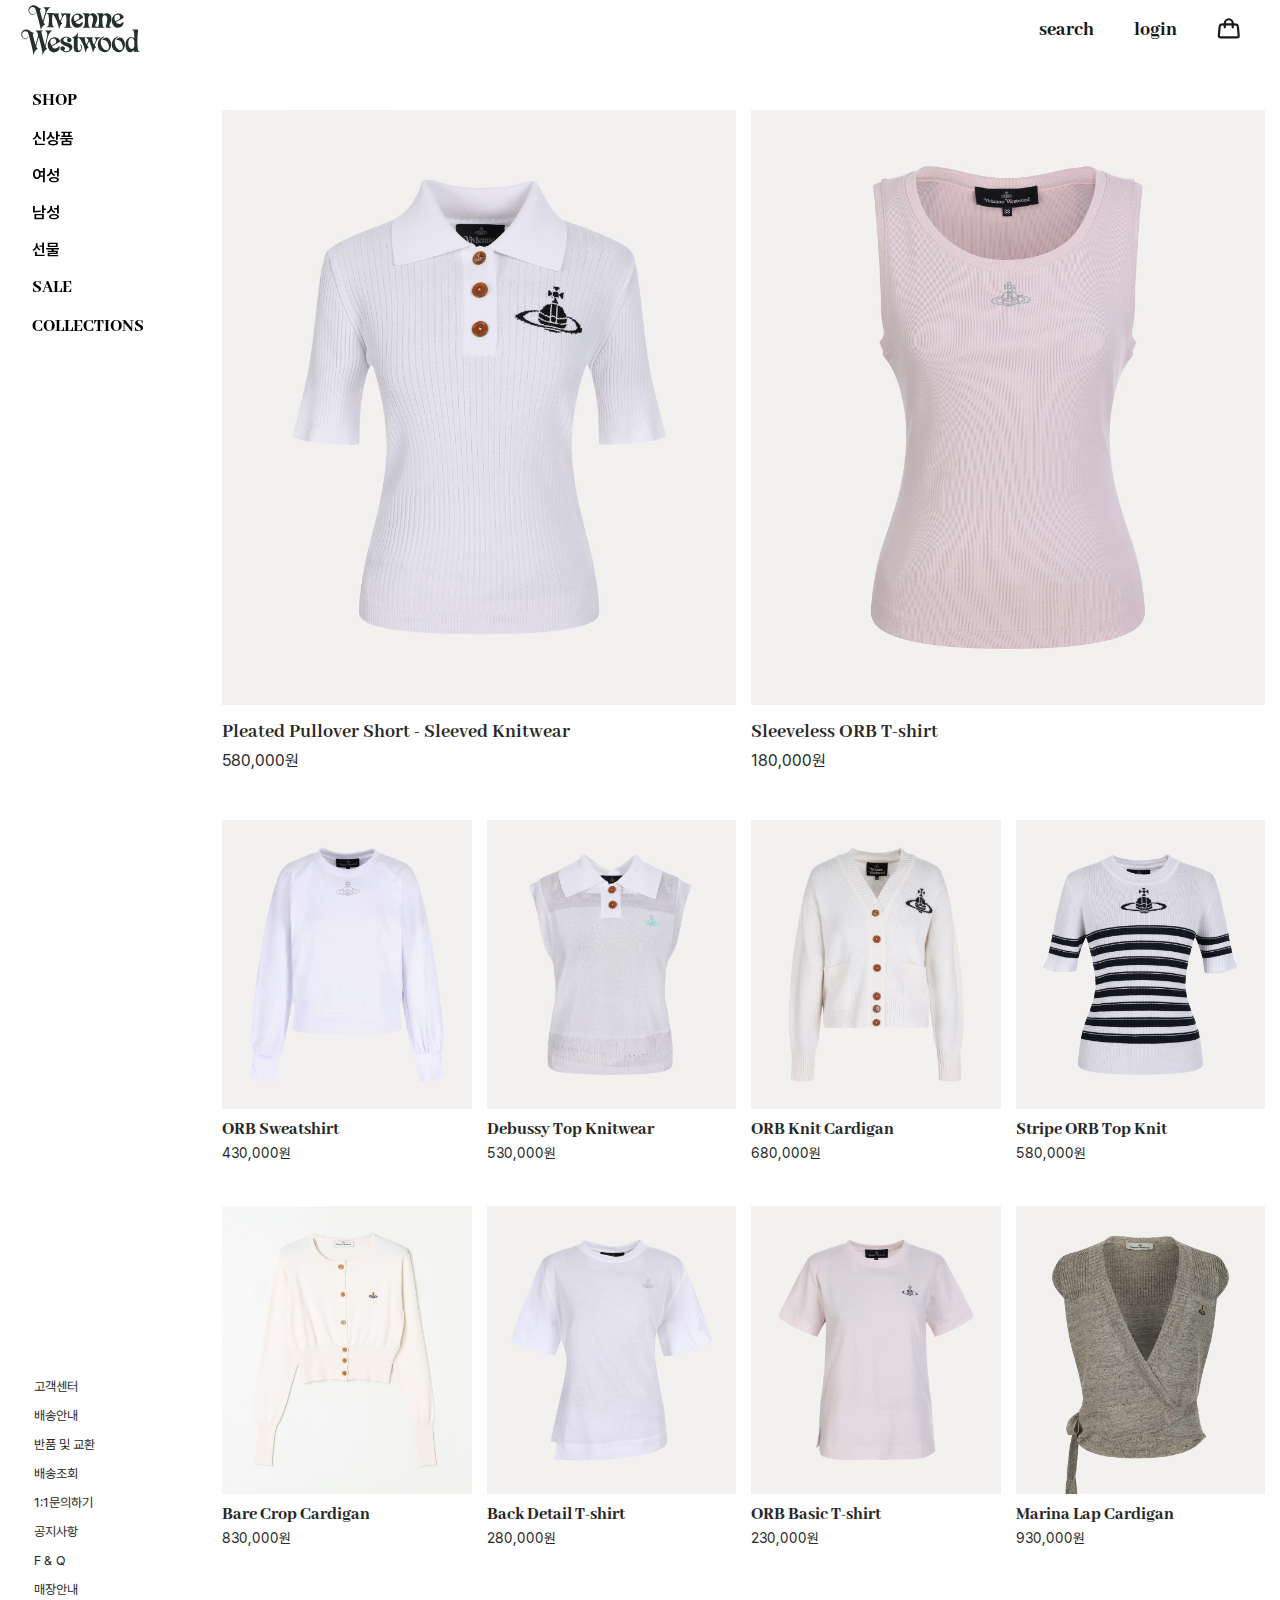
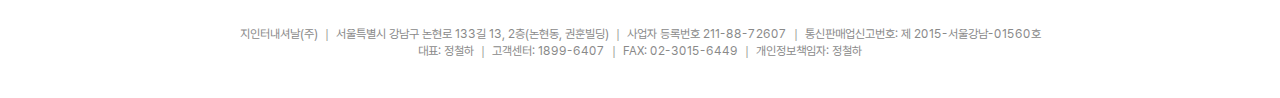
<file: list.html>
<!DOCTYPE html>
<html lang="ko">

<head>
  <meta charset="utf-8">
  <title>list</title>
  <meta name="viewport" content="width=device-width,initial-scale=1,minimum-scale=1,maximum-scale=1,user-scalable=no">
  <!-- favicon -->
  <link rel="shortcut icon" href="./favicon.ico" type="image/x-icon">
  <!-- open graph -->
  <meta property="og:title" content="VIVIENNE WESTWOOD">
  <meta property="og:description" content="VIVIENNE WESTWOOD는 영국과 프랑스의 전통 복식에 기반한 남성,여성 패션 및 악세서리를 선보이는 브랜드입니다.">
  <meta property="og:image" content="https://mgkim4517.github.io/vivienne-westwood/assets/images/og.png">
  <meta property="og:url" content="https://mgkim4517.github.io/vivienne-westwood">
  <!-- reset -->
  <link rel="stylesheet" href="./assets/styles/reset.css">
  <!-- fonts -->
  <link rel="stylesheet" href="./assets/styles/font.css">
  <!-- 공통된 style -->
  <link rel="stylesheet" href="./layout.css">
  <!-- 이 페이지만의 style -->
  <link rel="stylesheet" href="./list.css">
  <!-- 이 페이지만의 pc style -->
  <link rel="stylesheet" href="./list-pc.css">
  <!-- jq -->
  <script defer src="./list.js"></script>
  <script src="./assets/plugin-js/jquery-3.7.1.min.js"></script>
  <!-- 공통된 js -->
  <script defer src="./layout.js"></script>
</head>

<body>
  <!-- header -->
  <header>
    <div class="header-nav">
      <h1>
        <a href="./index.html"><img src="./assets/images/logo.svg" alt="logo"></a>
      </h1>
      <img src="./assets/images/X.svg" alt="close" class="close">
      <ul class="global-menu">
        <li>
          <a href="#"><img src="./assets/images/search.svg" alt="search" class="search"><span>search</span></a>
        </li>
        <li>
          <a href="#"><img src="./assets/images/user.svg" alt="user" class="user"><span>login</span></a>
        </li>
        <li>
          <a href="#"><img src="./assets/images/cart.svg" alt="cart" class="cart"></a>
        </li>
        <li>
          <a href="#"><img src="./assets/images/menu.svg" alt="menu" class="menu"></a>
        </li>
      </ul>
    </div>
  </header>

  <!-- 메인 -->
  <main>
    <!-- 메뉴 섹션 -->
    <div class="menu-container">
      <ul class="main-menu">
        <li><a href="./list.html">SHOP</a></li>
        <li><a href="./list.html">신상품</a></li>
        <li><a href="./list.html">여성</a></li>
        <li><a href="./list.html">남성</a></li>
        <li><a href="./list.html">선물</a></li>
        <li><a href="./list.html">SALE</a></li>
        <li><a href="./list.html">COLLECTIONS</a></li>
      </ul>
    </div>
    <!-- 상품 리스트 -->
    <section class="product-list">
      <!-- 메인 상품 리스트 -->
      <div class="main-products">
        <ul>
          <li>
            <a href="./sub.html">
              <img src="./assets/images/clothes1-1.jpg" alt="Pleated Pullover Short - Sleeved Knitwear"
                class="knitwear1">
              <img src="./assets/images/clothes1-5.jpg" alt="Pleated Pullover Short - Sleeved Knitwear"
                class="knitwear2">
            </a>
            <h3><a href="./sub.html">Pleated Pullover Short - Sleeved Knitwear</a></h3>
            <p><a href="./sub.html">580,000원</a></p>
          </li>
          <li>
            <a href="./sub1.html">
              <img src="./assets/images/clothes2-1.jpg" alt="Sleeveless ORB T-shirt" class="t-shirt1">
              <img src="./assets/images/clothes2-5.jpg" alt="Sleeveless ORB T-shirt" class="t-shirt2">
            </a>
            <h3><a href="./sub1.html">Sleeveless ORB T-shirt</a></h3>
            <p><a href="./sub1.html">180,000원</a></p>
          </li>
        </ul>
      </div>

      <!-- 서브 상품 리스트 -->
      <div class="sub-products">
        <ul>
          <li></li>
          <li></li>
          <li></li>
          <li></li>
          <li></li>
          <li></li>
          <li></li>
          <li></li>
        </ul>
      </div>
    </section>
  </main>

  <!-- footer -->
  <footer>
    <ul class="sub-menu">
      <li><a href="#">고객센터</a></li>
      <li><a href="#">배송안내</a></li>
      <li><a href="#">반품 및 교환</a></li>
      <li><a href="#">배송조회</a></li>
      <li><a href="#">1:1문의하기</a></li>
      <li><a href="#">공지사항</a></li>
      <li><a href="#">F & Q</a></li>
      <li><a href="#">매장안내</a></li>
    </ul>
    <address>
      <p>지인터내셔날(주) ｜ 서울특별시 강남구 논현로 133길 13, 2층(논현동, 권훈빌딩) ｜ 사업자 등록번호 211-88-72607 ｜ 통신판매업신고번호: 제 2015-서울강남-01560호</p>
      <p>대표: 정철하 ｜ 고객센터: 1899-6407 ｜ FAX: 02-3015-6449 ｜ 개인정보책임자: 정철하</p>
    </address>
  </footer>

  <script>
  </script>
</body>

</html>
</file>
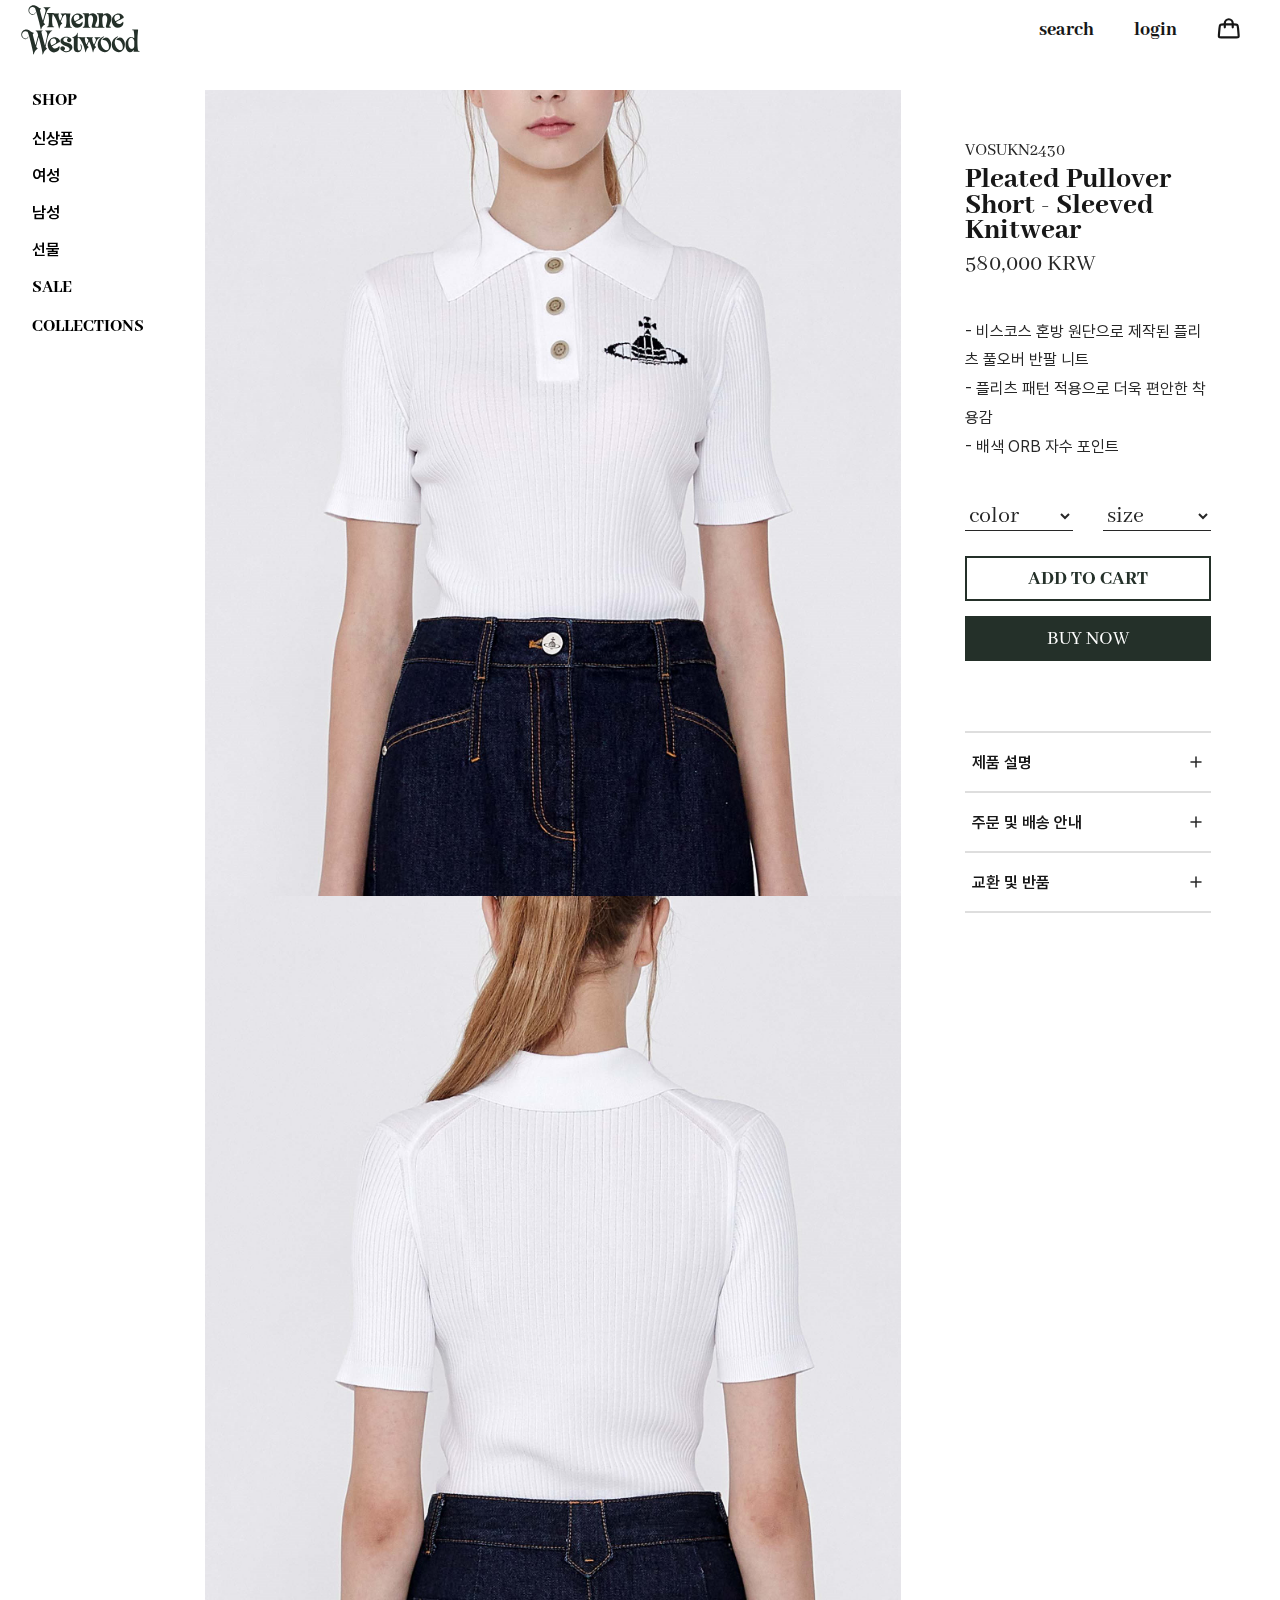
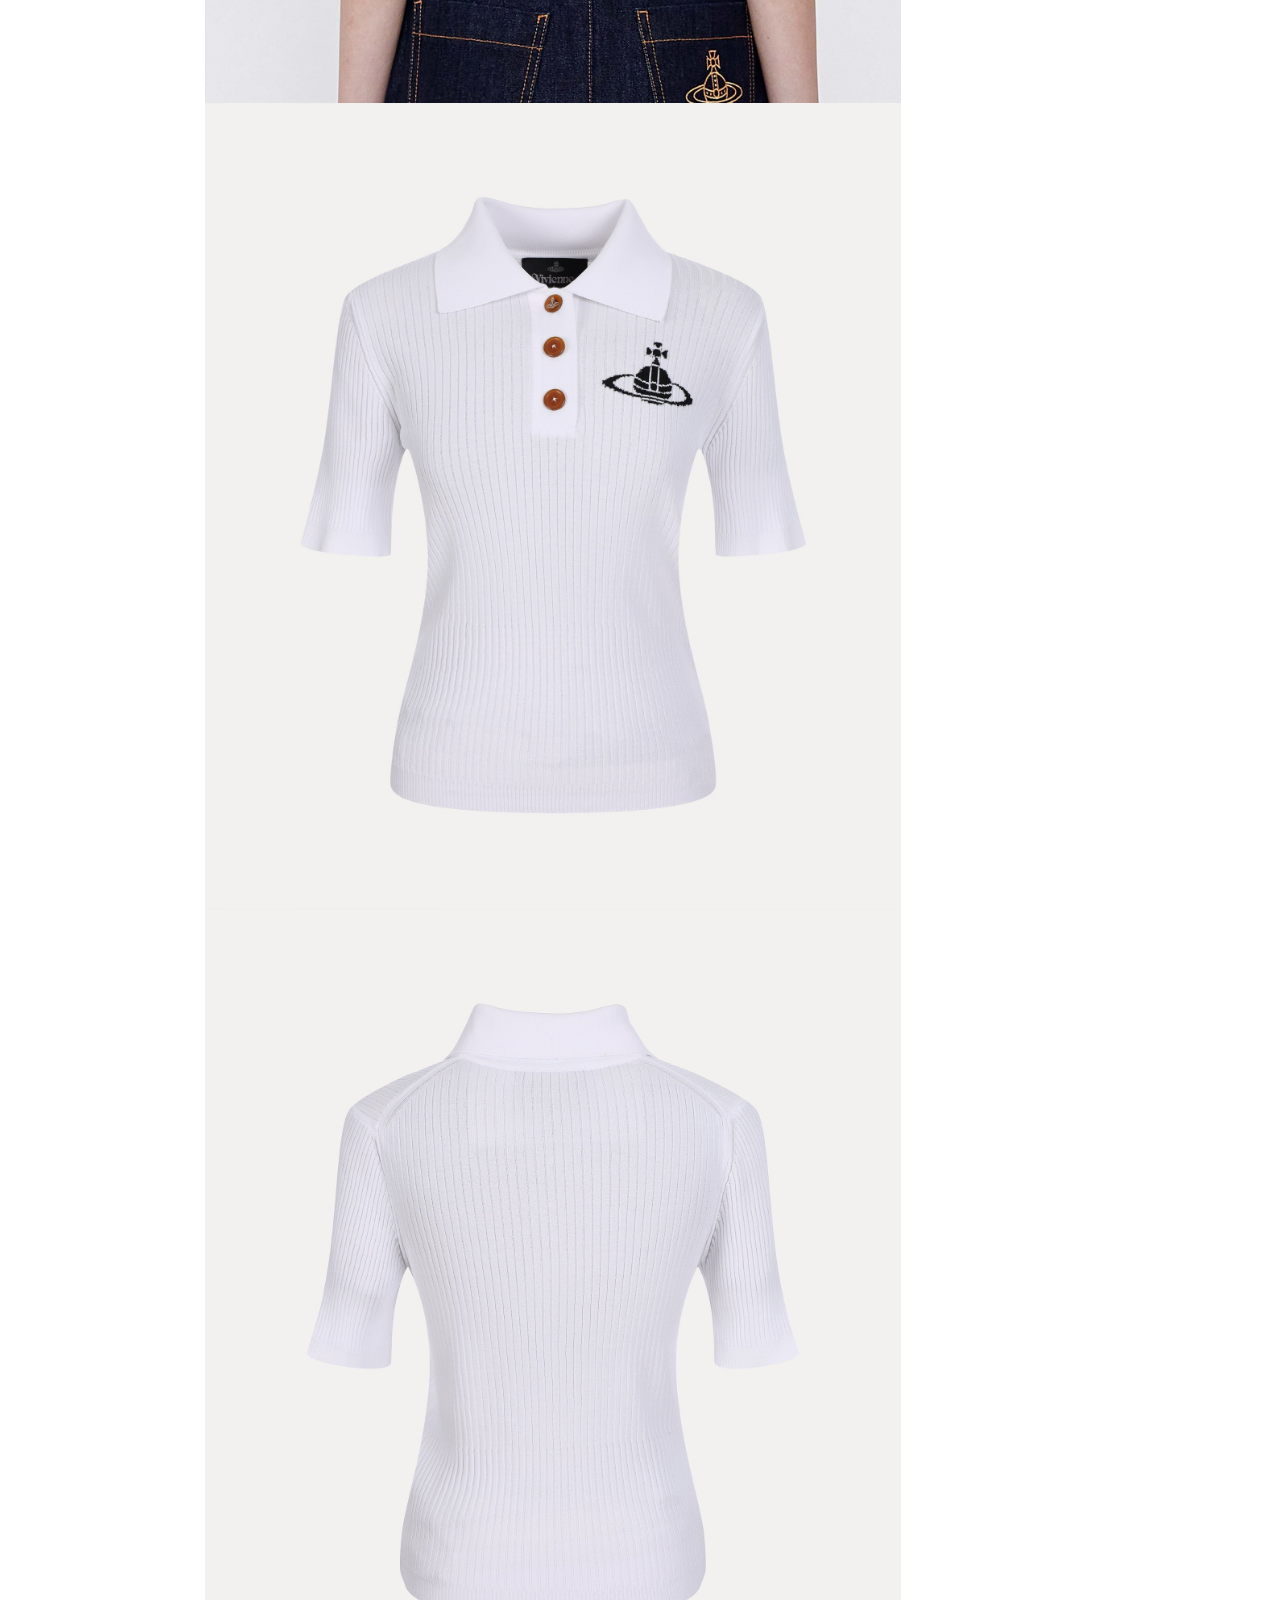
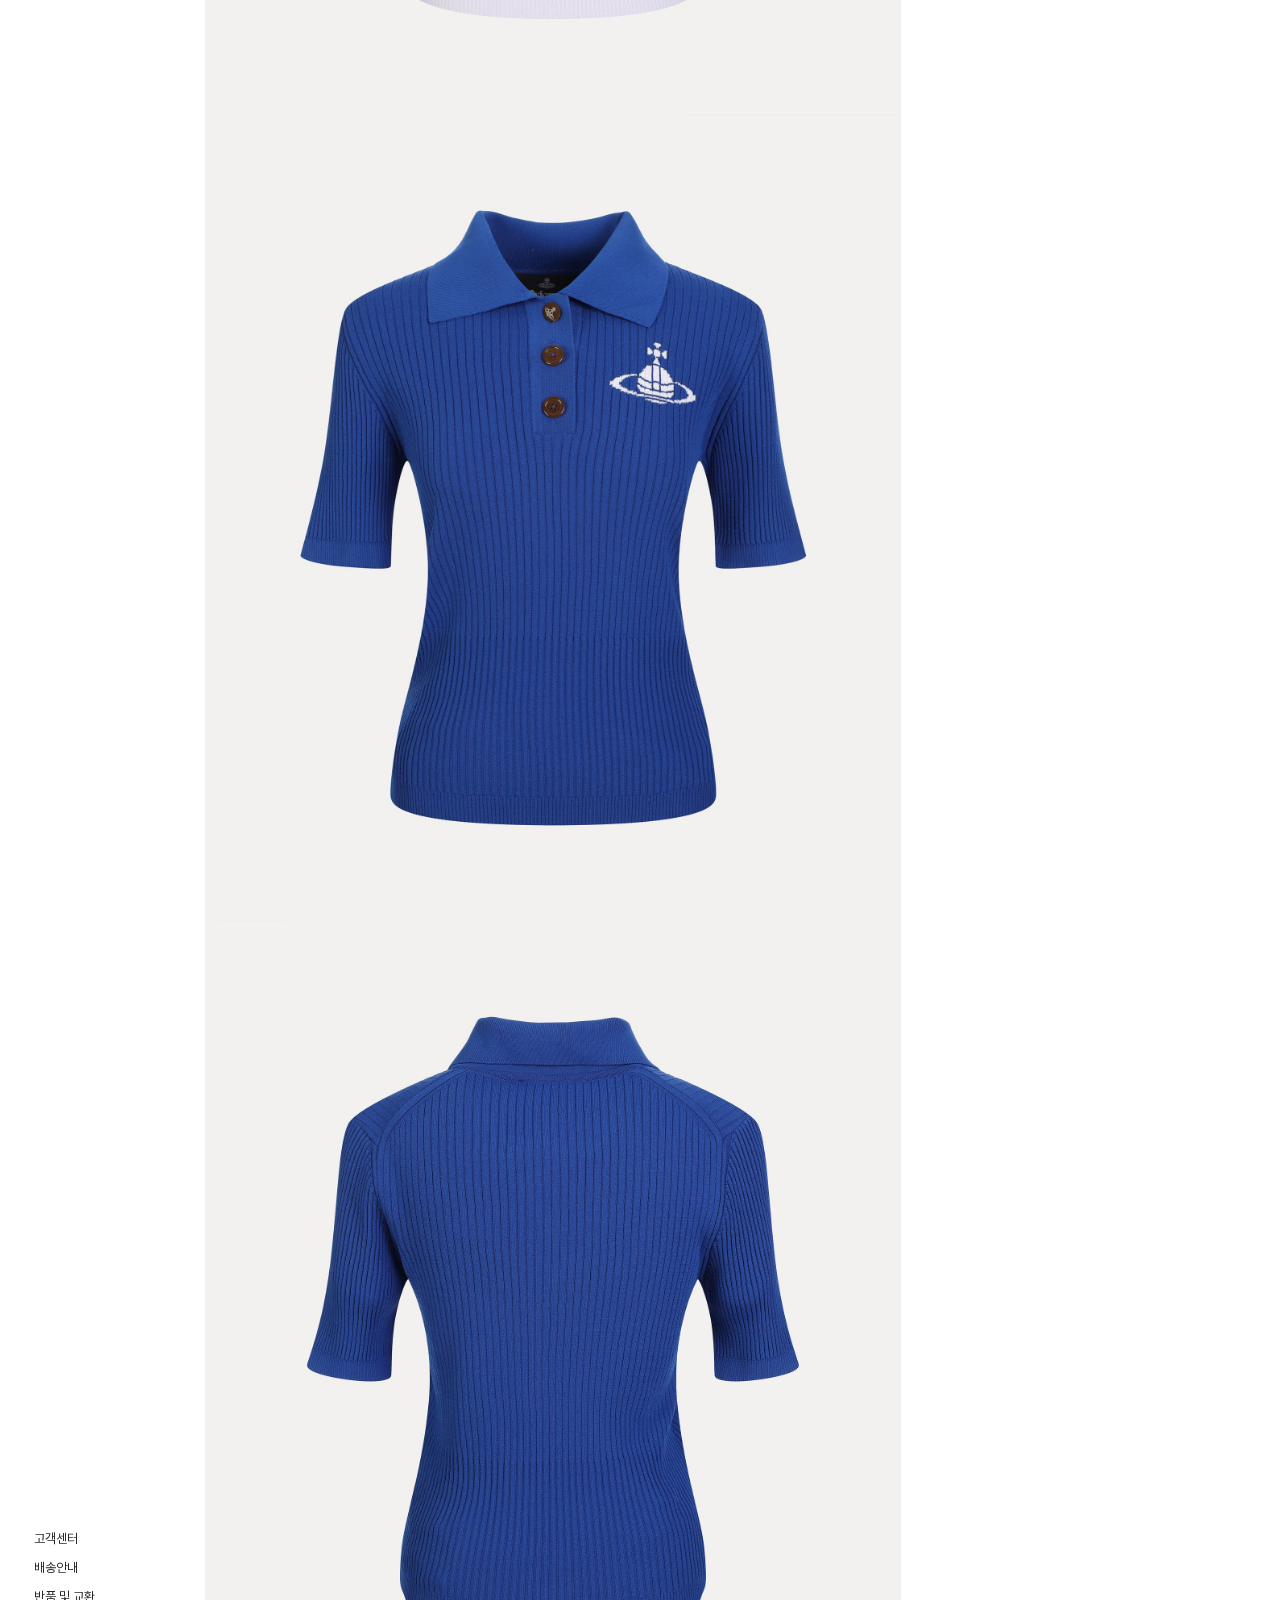
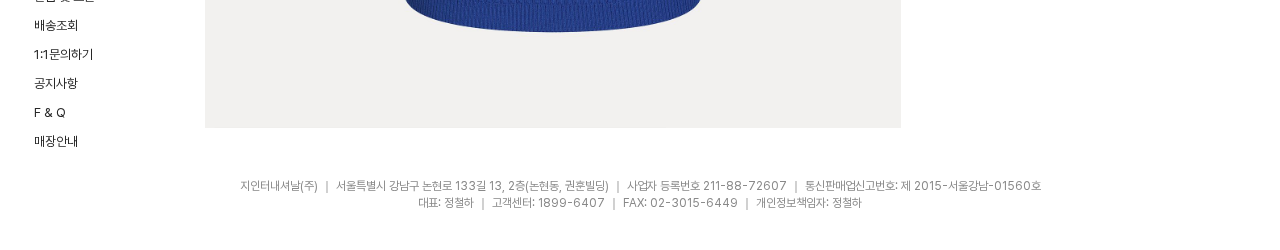
<file: sub.html>
<!DOCTYPE html>
<html lang="ko">

<head>
  <meta charset="utf-8">
  <title>Pleated Pullover Short - Sleeved Knitwear</title>
  <meta name="viewport" content="width=device-width,initial-scale=1,minimum-scale=1,maximum-scale=1,user-scalable=no">
  <!-- favicon -->
  <link rel="shortcut icon" href="./favicon.ico" type="image/x-icon">
  <!-- open graph -->
  <meta property="og:title" content="VIVIENNE WESTWOOD">
  <meta property="og:description" content="VIVIENNE WESTWOOD는 영국과 프랑스의 전통 복식에 기반한 남성,여성 패션 및 악세서리를 선보이는 브랜드입니다.">
  <meta property="og:image" content="https://mgkim4517.github.io/vivienne-westwood/assets/images/og.png">
  <meta property="og:url" content="https://mgkim4517.github.io/vivienne-westwood">
  <!-- reset -->
  <link rel="stylesheet" href="./assets/styles/reset.css">
  <!-- fonts -->
  <link rel="stylesheet" href="./assets/styles/font.css">
  <!-- plugIn style -->
  <link rel="stylesheet" href="./assets/plugin-css/swiper-bundle.min.css">
  <!-- 공통된 style -->
  <link rel="stylesheet" href="./layout.css">
  <!-- 이 페이지만의 style -->
  <link rel="stylesheet" href="./sub.css">
  <!-- 이 페이지만의 pc style -->
  <link rel="stylesheet" href="./sub-pc.css">
  <!-- jq -->
  <script src="assets/plugin-js/jquery-3.7.1.min.js"></script>
  <script defer src="./sub.js"></script>
  <!-- plugIn js -->
  <script src="assets/plugin-js/swiper-bundle.min.js"></script>
  <!-- 공통된 js -->
  <script defer src="./layout.js"></script>
</head>

<body>
  <!-- header -->
  <header>
    <div class="header-nav">
      <h1>
        <a href="index.html"><img src="./assets/images/logo.svg" alt="logo"></a>
      </h1>
      <img src="./assets/images/X.svg" alt="close" class="close">
      <ul class="global-menu">
        <li>
          <a href="#"><img src="./assets/images/search.svg" alt="search" class="search"><span>search</span></a>
        </li>
        <li>
          <a href="#"><img src="./assets/images/user.svg" alt="user" class="user"><span>login</span></a>
        </li>
        <li>
          <a href="#"><img src="./assets/images/cart.svg" alt="cart" class="cart"></a>
        </li>
        <li>
          <a href="#"><img src="./assets/images/menu.svg" alt="menu" class="menu"></a>
        </li>
      </ul>
    </div>
  </header>

  <!-- 메인 -->
  <main>
    <!-- 메뉴 섹션 -->
    <div class="menu-container">
      <ul class="main-menu">
        <li><a href="./list.html">SHOP</a></li>
        <li><a href="./list.html">신상품</a></li>
        <li><a href="./list.html">여성</a></li>
        <li><a href="./list.html">남성</a></li>
        <li><a href="./list.html">선물</a></li>
        <li><a href="./list.html">SALE</a></li>
        <li><a href="./list.html">COLLECTIONS</a></li>
      </ul>
    </div>

    <!-- 상품 이미지 -->
    <div class="mobile-product-swiper">
      <div class="product-container imgSwiper">
        <ul class="swiper-wrapper">
          <li class="swiper-slide"><img src="./assets/images/clothes1-5.jpg" alt="분홍색 옷 앞면 피팅"></li>
          <li class="swiper-slide"><img src="./assets/images/clothes1-6.jpg" alt="분홍색 옷 뒷면 피팅"></li>
          <li class="swiper-slide"><img src="./assets/images/clothes1-1.jpg" alt="분홍색 옷 앞면"></li>
          <li class="swiper-slide"><img src="./assets/images/clothes1-2.jpg" alt="분홍색 옷 뒷면"></li>
          <li class="swiper-slide"><img src="./assets/images/clothes1-3.jpg" alt="파란색 옷 앞면"></li>
          <li class="swiper-slide"><img src="./assets/images/clothes1-4.jpg" alt="파란색 옷 뒷면"></li>
        </ul>
        <div class="swiper-paggination"></div>
      </div>
    </div>
    <div class="pc-product-container">
      <ul class="img-wrapper">
        <li><img src="./assets/images/clothes1-5.jpg" alt="분홍색 옷 앞면 피팅"></li>
        <li><img src="./assets/images/clothes1-6.jpg" alt="분홍색 옷 뒷면 피팅"></li>
        <li><img src="./assets/images/clothes1-1.jpg" alt="분홍색 옷 앞면"></li>
        <li><img src="./assets/images/clothes1-2.jpg" alt="분홍색 옷 뒷면"></li>
        <li><img src="./assets/images/clothes1-3.jpg" alt="파란색 옷 앞면"></li>
        <li><img src="./assets/images/clothes1-4.jpg" alt="파란색 옷 뒷면"></li>
      </ul>
    </div>

    <!-- 구매 영역 -->
    <section class="order-container">
      <div class="order-box">
        <p class="clothe-num">VOSUKN2430</p>
        <h2 class="product-name">Pleated Pullover Short - Sleeved Knitwear</h2>
        <p class="price">580,000 KRW</p>
        <div class="product-info-box">
          <p>- 비스코스 혼방 원단으로 제작된 플리츠 풀오버 반팔 니트</p>
          <p>- 플리츠 패턴 적용으로 더욱 편안한 착용감</p>
          <p>- 배색 ORB 자수 포인트</p>
        </div>
        <div class="drop-menu">
          <select name="color" class="drop-color">
            <option value="">color</option>
            <option value="" disabled>---------</option>
            <option value="white">white</option>
            <option value="blue">blue</option>
          </select>
          <select name="size" class="drop-size">
            <option value="size">size</option>
            <option value="" disabled>---------</option>
            <option value="pink">XS</option>
            <option value="blue">0S</option>
          </select>
        </div> 
        <button class="add-btn btn">add to cart</button>
        <button class="buy-btn btn">buy now</button>

        <ul class="info-box toggle-btn">
          <li class="info-toggle">
            <h2>제품 설명</h2>
            <p class="test-btn">버튼</p>
          </li>
          <li class="toggle-contents">
            <p class="made-in">원산지: 대한민국</p>
            <p>소재: 80% Viscose, 20% Nylon</p>
            <p>사이즈: XS, 0S</p>
            <p>- 실측 (단위 cm)</p>
            <p>(XS) - 어깨너비 33 x 가슴너비 36 x 밑단너비 27 x 소매길이 22 x 총장 53</p>
            <p>(0S) - 어깨너비 35 x 가슴너비 38 x 밑단너비 28 x 소매길이 23 x 총장 54</p>
          </li>
        </ul>
        <ul class="delivery-box toggle-btn">
          <li class="info-toggle">
            <h2>주문 및 배송 안내</h2>
            <p class="test-btn">버튼</p>
          </li>
          <li class="toggle-contents">
            <p>- 결제일 다음 날부터 3일 이내 발송 (토, 일, 공휴일 제외)</p>
            <p>- 모든 주문건은 쇼핑백을 동봉, 선물 포장 요청 시 리본 및 박스를 제공합니다. (시계류 제외)</p>
            <p>- 상품 재고 상황에 따라 배송 기일이 다소 지연될 수도 있습니다.</p>
            <p>- 본 상품은 오프라인 매장과 동시 판매되고 있어 주문 결제 완료 후 상품 준비 도중 매장에서 판매 완료될 경우 발송 지연 또는 품절이 될 수 있사오니 이점 양해 바랍니다.</p>
            <p>- 고객이 주문(교환 요청)한 상품이 품절 등의 사유로 인도 또는 제공할 수 없을 때에는 지체 없이 그 사유를 고객에게 통지하고, 3일 이내(토, 일, 공휴일 제외)에 환불 등의 필요한 조치를 취하겠습니다.</p>
            <p>- 주문 및 배송 안내에 대한 정보는 <a href="#">여기</a>를 클릭하세요</p>
          </li>
        </ul>
        <ul class="return-box toggle-btn">
          <li class="info-toggle">
            <h2>교환 및 반품</h2>
            <p class="test-btn">버튼</p>
          </li>
          <li class="toggle-contents">
            <p>교환/반품 기간은 상품 수령 후 7일까지 신청 가능</p>
            <p>교환/반품 신청은 마이페이지 &gt; 주문 &gt; 배송 조회에서 신청</p>
            <p>교환 및 반품에 대한 신청 및 정보는 <a href="#">여기</a>를 클릭하세요</p>
          </li>
        </ul>
      </div>
    </section>
  </main>

  <!-- footer -->
  <footer>
    <ul class="sub-menu">
      <li><a href="#">고객센터</a></li>
      <li><a href="#">배송안내</a></li>
      <li><a href="#">반품 및 교환</a></li>
      <li><a href="#">배송조회</a></li>
      <li><a href="#">1:1문의하기</a></li>
      <li><a href="#">공지사항</a></li>
      <li><a href="#">F & Q</a></li>
      <li><a href="#">매장안내</a></li>
    </ul>
    <address>
      <p>지인터내셔날(주) ｜ 서울특별시 강남구 논현로 133길 13, 2층(논현동, 권훈빌딩) ｜ 사업자 등록번호 211-88-72607 ｜ 통신판매업신고번호: 제 2015-서울강남-01560호</p>
      <p>대표: 정철하 ｜ 고객센터: 1899-6407 ｜ FAX: 02-3015-6449 ｜ 개인정보책임자: 정철하</p>
    </address>
  </footer>
</body>

</html>
</file>
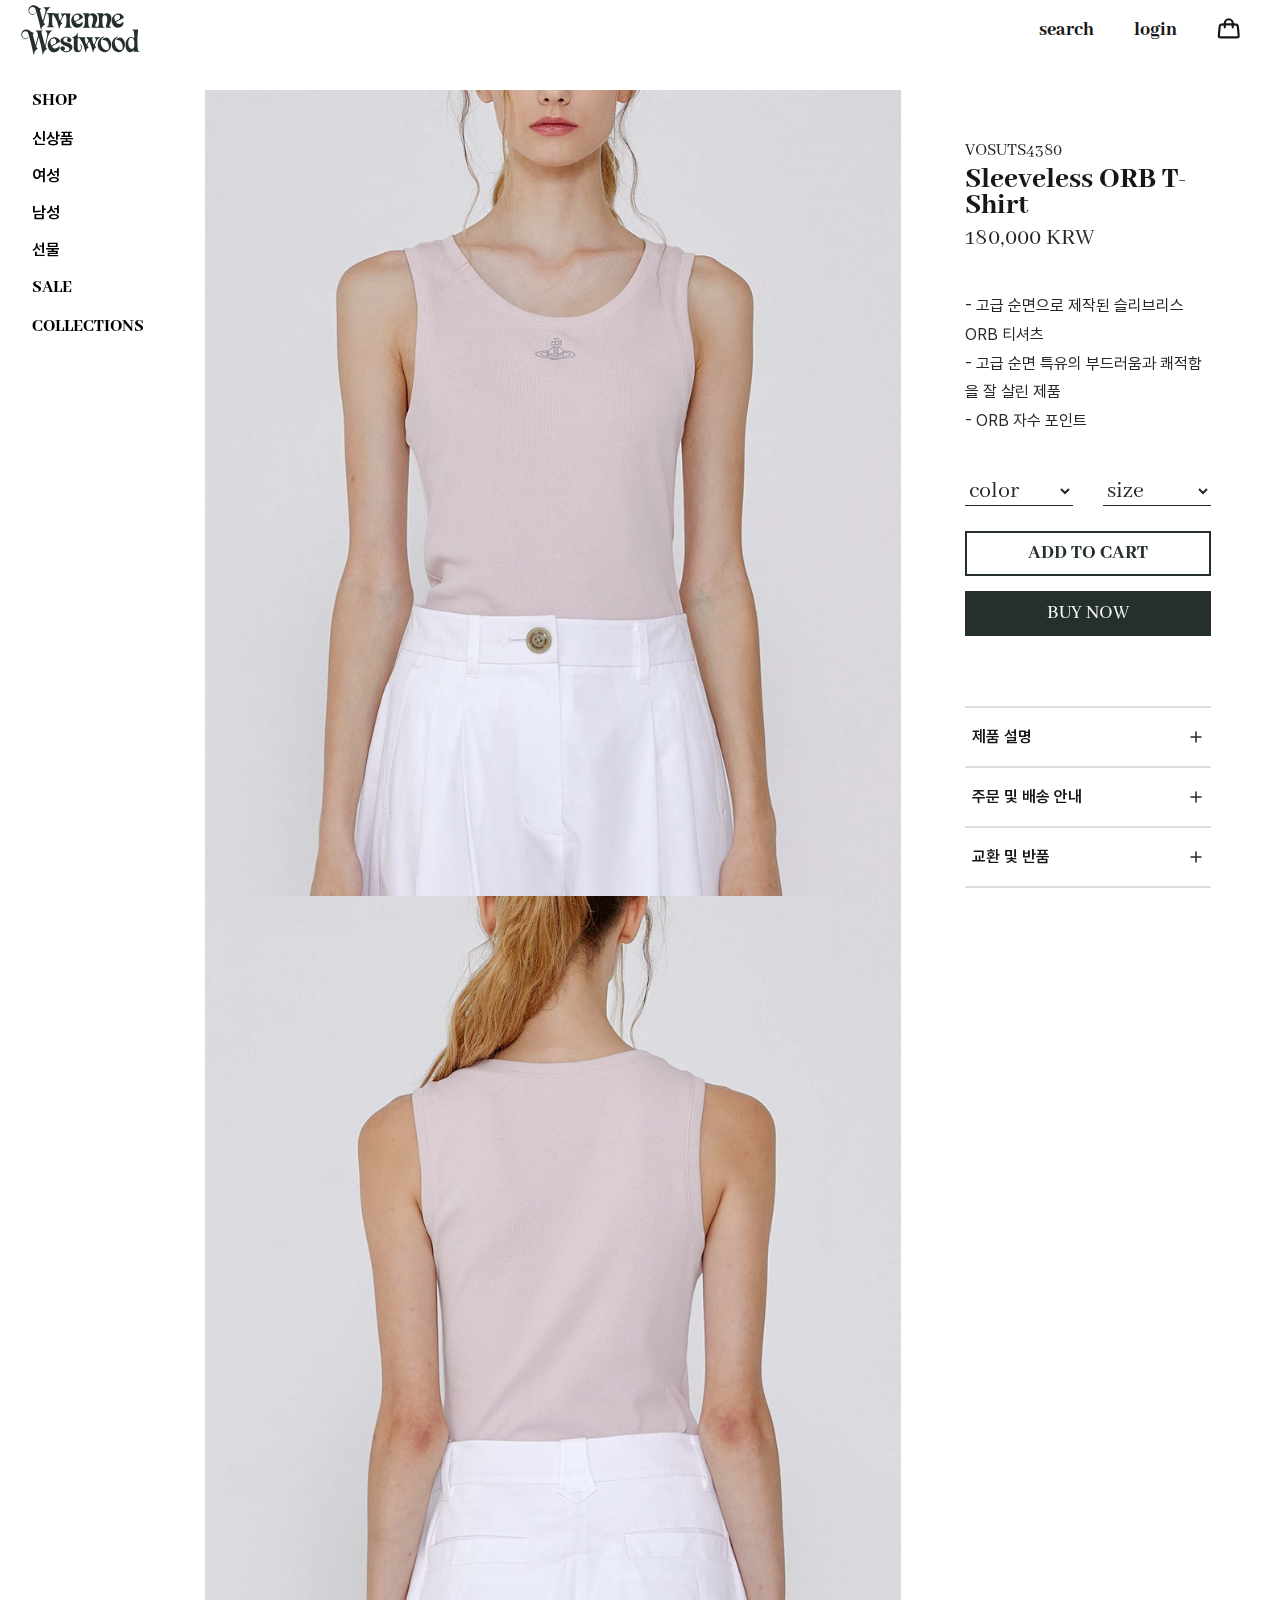
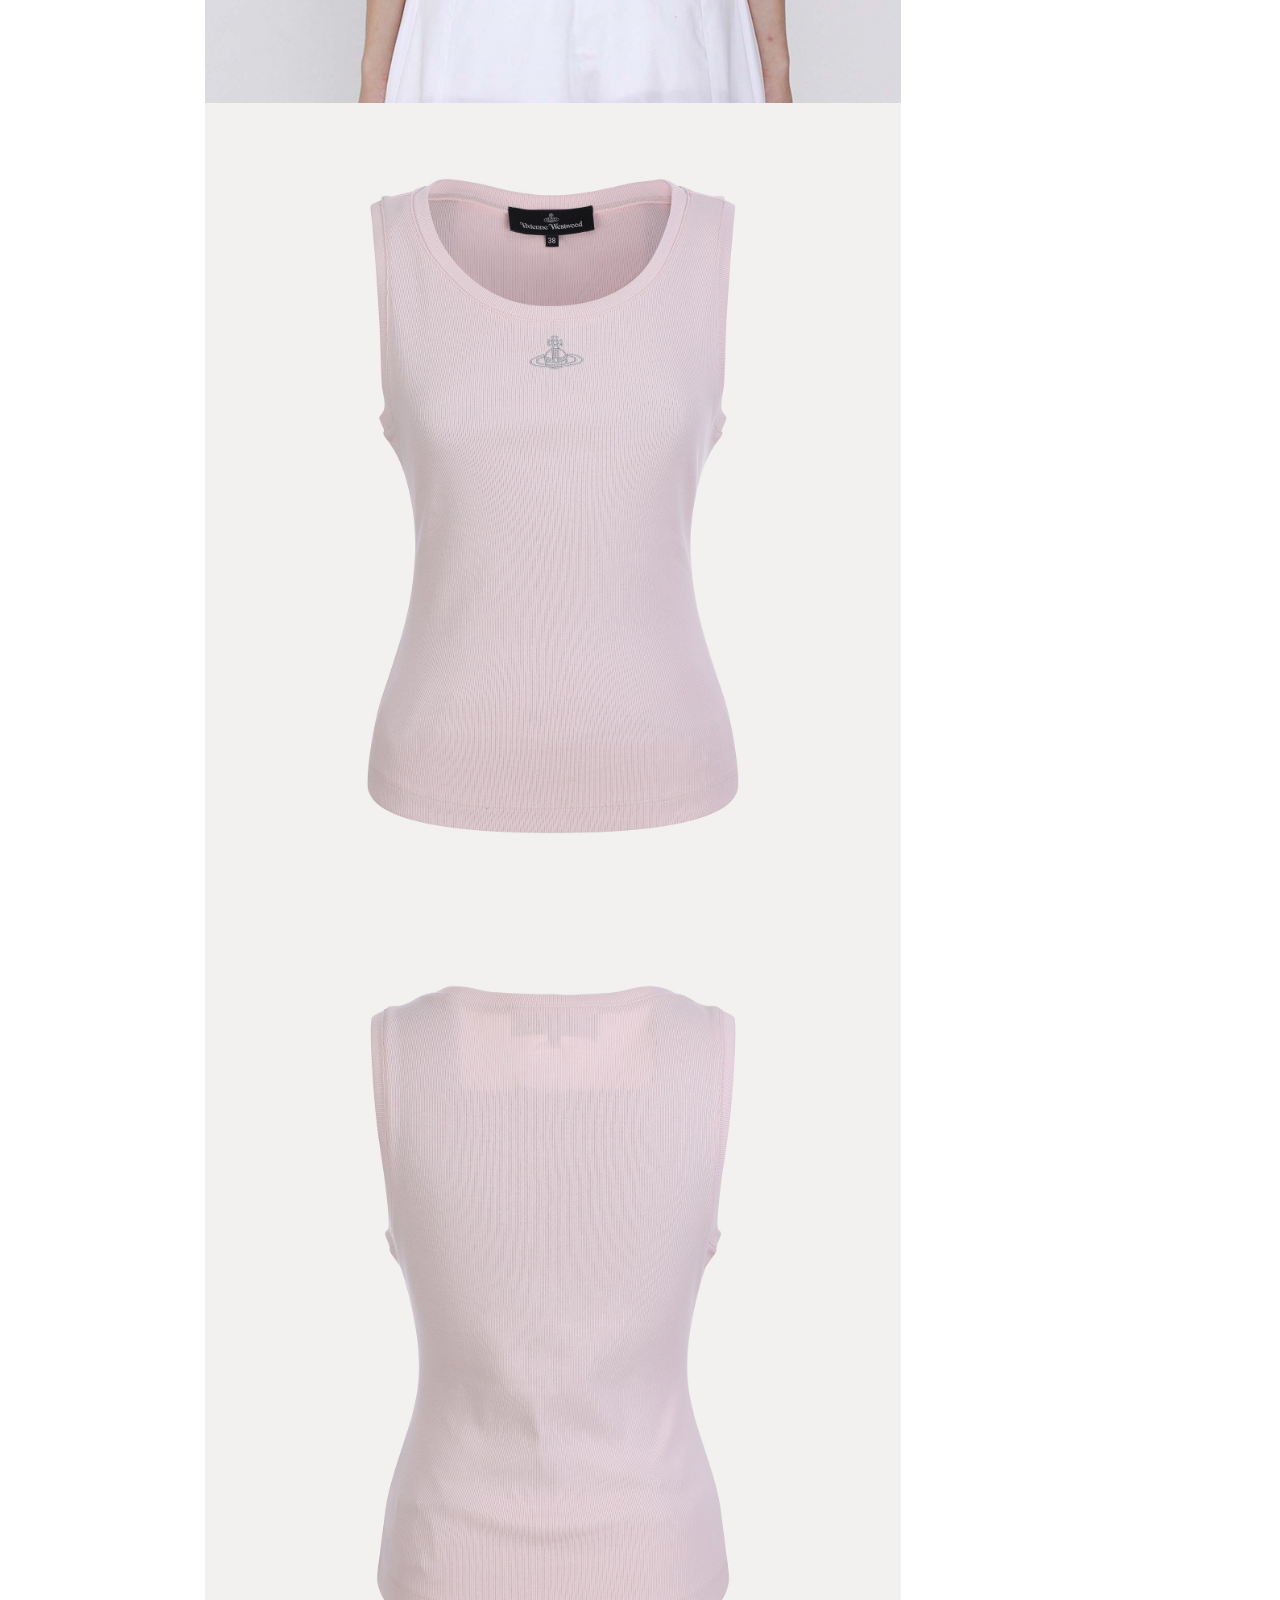
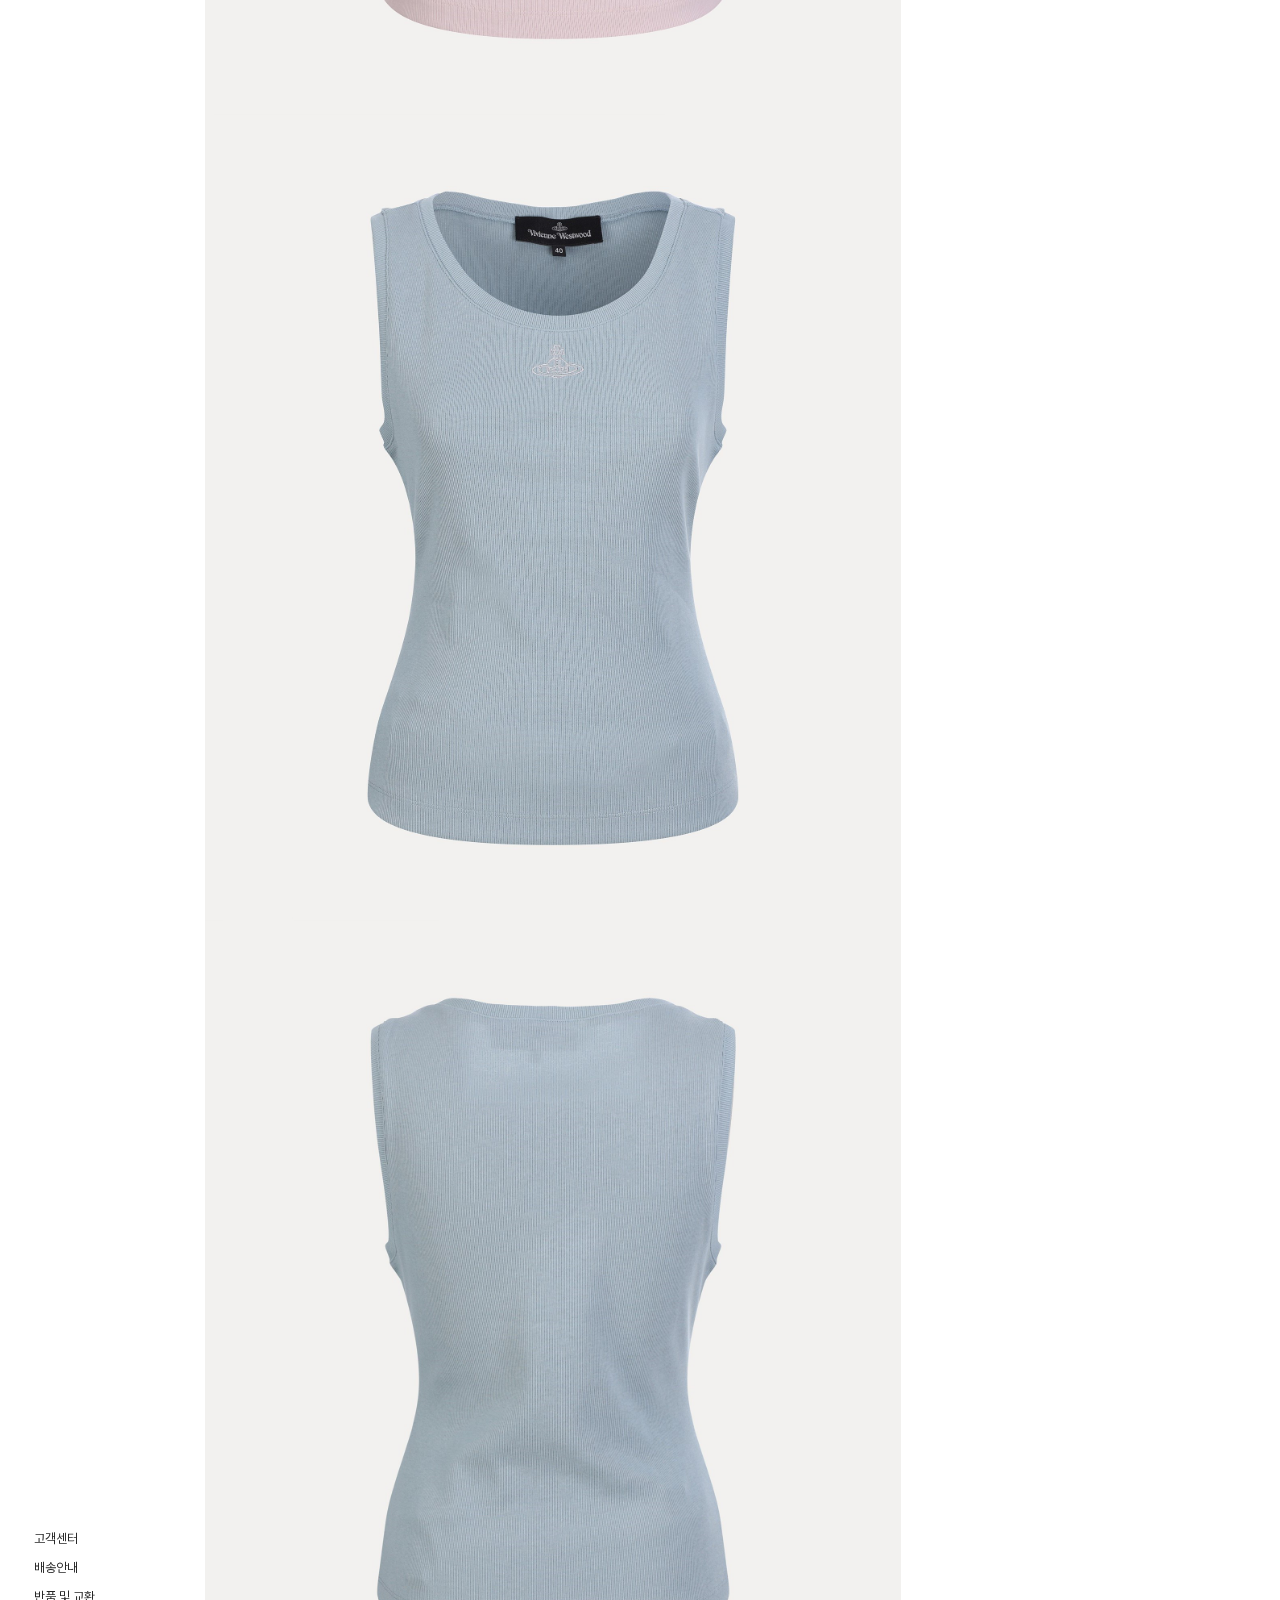
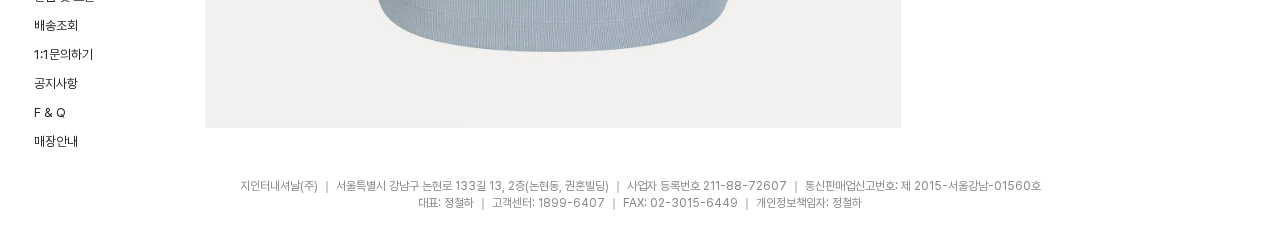
<file: sub1.html>
<!DOCTYPE html>
<html lang="ko">

<head>
  <meta charset="utf-8">
  <title>Sleeveless ORB T-Shirt</title>
  <meta name="viewport" content="width=device-width,initial-scale=1,minimum-scale=1,maximum-scale=1,user-scalable=no">
  <!-- favicon -->
  <link rel="shortcut icon" href="./favicon.ico" type="image/x-icon">
  <!-- open graph -->
  <meta property="og:title" content="VIVIENNE WESTWOOD">
  <meta property="og:description" content="VIVIENNE WESTWOOD는 영국과 프랑스의 전통 복식에 기반한 남성,여성 패션 및 악세서리를 선보이는 브랜드입니다.">
  <meta property="og:image" content="https://mgkim4517.github.io/vivienne-westwood/assets/images/og.png">
  <meta property="og:url" content="https://mgkim4517.github.io/vivienne-westwood">
  <!-- reset -->
  <link rel="stylesheet" href="./assets/styles/reset.css">
  <!-- fonts -->
  <link rel="stylesheet" href="./assets/styles/font.css">
  <!-- plugIn style -->
  <link rel="stylesheet" href="./assets/plugin-css/swiper-bundle.min.css">
  <!-- 공통된 style -->
  <link rel="stylesheet" href="./layout.css">
  <!-- 이 페이지만의 style -->
  <link rel="stylesheet" href="./sub1.css">
  <!-- 이 페이지만의 pc style -->
  <link rel="stylesheet" href="./sub1-pc.css">
  <!-- jq -->
  <script src="./assets/plugin-js/jquery-3.7.1.min.js"></script>
  <script src="./assets/plugin-js/swiper-bundle.min.js"></script>
  <!-- plugIn js -->
  <script defer src="./sub1.js"></script>
  <!-- 공통된 js -->
  <script defer src="./layout.js"></script>
</head>

<body>
  <!-- header -->
  <header>
    <div class="header-nav">
      <h1>
        <a href="index.html"><img src="./assets/images/logo.svg" alt="logo"></a>
      </h1>
      <img src="./assets/images/X.svg" alt="close" class="close">
      <ul class="global-menu">
        <li>
          <a href="#"><img src="./assets/images/search.svg" alt="search" class="search"><span>search</span></a>
        </li>
        <li>
          <a href="#"><img src="./assets/images/user.svg" alt="user" class="user"><span>login</span></a>
        </li>
        <li>
          <a href="#"><img src="./assets/images/cart.svg" alt="cart" class="cart"></a>
        </li>
        <li>
          <a href="#"><img src="./assets/images/menu.svg" alt="menu" class="menu"></a>
        </li>
      </ul>
    </div>
  </header>

  <!-- 메인 -->
  <main>
    <!-- 메뉴 섹션 -->
    <div class="menu-container">
      <ul class="main-menu">
        <li><a href="./list.html">SHOP</a></li>
        <li><a href="./list.html">신상품</a></li>
        <li><a href="./list.html">여성</a></li>
        <li><a href="./list.html">남성</a></li>
        <li><a href="./list.html">선물</a></li>
        <li><a href="./list.html">SALE</a></li>
        <li><a href="./list.html">COLLECTIONS</a></li>
      </ul>
    </div>

    <!-- 상품 이미지 -->
    <div class="mobile-product-swiper">
      <div class="product-container imgSwiper">
        <ul class="swiper-wrapper">
          <li class="swiper-slide"><img src="./assets/images/clothes2-5.jpg" alt="분홍색 옷 앞면 피팅"></li>
          <li class="swiper-slide"><img src="./assets/images/clothes2-6.jpg" alt="분홍색 옷 뒷면 피팅"></li>
          <li class="swiper-slide"><img src="./assets/images/clothes2-1.jpg" alt="분홍색 옷 앞면"></li>
          <li class="swiper-slide"><img src="./assets/images/clothes2-2.jpg" alt="분홍색 옷 뒷면"></li>
          <li class="swiper-slide"><img src="./assets/images/clothes2-3.jpg" alt="파란색 옷 앞면"></li>
          <li class="swiper-slide"><img src="./assets/images/clothes2-4.jpg" alt="파란색 옷 뒷면"></li>
        </ul>
        <div class="swiper-paggination"></div>
      </div>
    </div>
    <div class="pc-product-container">
      <ul class="img-wrapper">
        <li><img src="./assets/images/clothes2-5.jpg" alt="분홍색 옷 앞면 피팅"></li>
        <li><img src="./assets/images/clothes2-6.jpg" alt="분홍색 옷 뒷면 피팅"></li>
        <li><img src="./assets/images/clothes2-1.jpg" alt="분홍색 옷 앞면"></li>
        <li><img src="./assets/images/clothes2-2.jpg" alt="분홍색 옷 뒷면"></li>
        <li><img src="./assets/images/clothes2-3.jpg" alt="파란색 옷 앞면"></li>
        <li><img src="./assets/images/clothes2-4.jpg" alt="파란색 옷 뒷면"></li>
      </ul>
    </div>

    <!-- 구매 영역 -->
    <section class="order-container">
      <div class="order-box">
        <p class="clothe-num">VOSUTS4380</p>
        <h2 class="product-name">Sleeveless ORB T-Shirt</h2>
        <p class="price">180,000 KRW</p>
        <div class="product-info-box">
          <p>- 고급 순면으로 제작된 슬리브리스 ORB 티셔츠</p>
          <p>- 고급 순면 특유의 부드러움과 쾌적함을 잘 살린 제품</p>
          <p>- ORB 자수 포인트</p>
        </div>
        <div class="drop-menu">
          <select name="color" class="drop-color">
            <option value="">color</option>
            <option value="" disabled>---------</option>
            <option value="pink">pink</option>
            <option value="blue">blue</option>
          </select>
          <select name="size" class="drop-size">
            <option value="size">size</option>
            <option value="" disabled>---------</option>
            <option value="pink">38</option>
            <option value="blue">40</option>
          </select>
        </div>
        <button class="add-btn btn">add to cart</button>
        <button class="buy-btn btn">buy now</button>

        <ul class="info-box toggle-btn">
          <li class="info-toggle">
            <h2>제품 설명</h2>
            <p class="test-btn">버튼</p>
          </li>
          <li class="toggle-contents">
            <p class="made-in">원산지: 대한민국</p>
            <p>소재: 100% Cotton</p>
            <p>사이즈: 38, 40</p>
            <p>- 실측 (단위 cm)</p>
            <p>(38) - 어깨너비 31 x 가슴너비 36 x 밑단너비 39 x 총장 53</p>
            <p>(40) - 어깨너비 32 x 가슴너비 38 x 밑단너비 41 x 총장 54</p>
          </li>
        </ul>
        <ul class="delivery-box toggle-btn">
          <li class="info-toggle">
            <h2>주문 및 배송 안내</h2>
            <p class="test-btn">버튼</p>
          </li>
          <li class="toggle-contents">
            <p>- 결제일 다음 날부터 3일 이내 발송 (토, 일, 공휴일 제외)</p>
            <p>- 모든 주문건은 쇼핑백을 동봉, 선물 포장 요청 시 리본 및 박스를 제공합니다. (시계류 제외)</p>
            <p>- 상품 재고 상황에 따라 배송 기일이 다소 지연될 수도 있습니다.</p>
            <p>- 본 상품은 오프라인 매장과 동시 판매되고 있어 주문 결제 완료 후 상품 준비 도중 매장에서 판매 완료될 경우 발송 지연 또는 품절이 될 수 있사오니 이점 양해 바랍니다.</p>
            <p>- 고객이 주문(교환 요청)한 상품이 품절 등의 사유로 인도 또는 제공할 수 없을 때에는 지체 없이 그 사유를 고객에게 통지하고, 3일 이내(토, 일, 공휴일 제외)에 환불 등의 필요한 조치를 취하겠습니다.</p>
            <p>- 주문 및 배송 안내에 대한 정보는 <a href="#">여기</a>를 클릭하세요</p>
          </li>
        </ul>
        <ul class="return-box toggle-btn">
          <li class="info-toggle">
            <h2>교환 및 반품</h2>
            <p class="test-btn">버튼</p>
          </li>
          <li class="toggle-contents">
            <p>교환/반품 기간은 상품 수령 후 7일까지 신청 가능</p>
            <p>교환/반품 신청은 마이페이지 &gt; 주문 &gt; 배송 조회에서 신청</p>
            <p>교환 및 반품에 대한 신청 및 정보는 <a href="#">여기</a>를 클릭하세요</p>
          </li>
        </ul>
      </div>
    </section>
  </main>

  <!-- footer -->
  <footer>
    <ul class="sub-menu">
      <li><a href="#">고객센터</a></li>
      <li><a href="#">배송안내</a></li>
      <li><a href="#">반품 및 교환</a></li>
      <li><a href="#">배송조회</a></li>
      <li><a href="#">1:1문의하기</a></li>
      <li><a href="#">공지사항</a></li>
      <li><a href="#">F & Q</a></li>
      <li><a href="#">매장안내</a></li>
    </ul>
    <address>
      <p>지인터내셔날(주) ｜ 서울특별시 강남구 논현로 133길 13, 2층(논현동, 권훈빌딩) ｜ 사업자 등록번호 211-88-72607 ｜ 통신판매업신고번호: 제 2015-서울강남-01560호</p>
      <p>대표: 정철하 ｜ 고객센터: 1899-6407 ｜ FAX: 02-3015-6449 ｜ 개인정보책임자: 정철하</p>
    </address>
  </footer>
</body>

</html>
</file>
<file: assets/styles/font.css>
@charset "utf-8";

/* "Mabry Pro Medium", sans-serif */
@import url(./stylesheet.css);

/* 'Pretendard', sans-serif */
@import url(./pretendard-subset.css);

/* Abhaya Libre", serif */
/* medium 500, extra-bold 800 */
@import url('https://fonts.googleapis.com/css2?family=Abhaya+Libre:wght@500;800&display=swap');
</file>
<file: layout.css>
@charset "utf-8";

/***** header *****/
header {
  position: fixed;
  z-index: 9999;
  width: 100%;
}

header .header-nav {
  /* background-color: #eeeeee; */
  background-color: #fff;
  display: flex;
  justify-content: space-between;
  align-items: center;
  width: 100%;
  height: 50px;
  padding: 0 16px;
}

header .header-nav h1 img {
  width: 80px;
}

header .header-nav .close {
  display: none;
}

header .header-nav .global-menu {
  display: flex;
}

header .header-nav .global-menu li {
  padding-left: 20px;
}

header .header-nav .global-menu li a {
}

header .header-nav .global-menu li a span {
  display: none;
}

/*** main-menu ***/
main .menu-container {
  width: 100%;
  position: fixed;
  top: 50px;
  z-index: 9999;
}

main .menu-container .main-menu {
  font-weight: 500;
  display: none;
}

/* 메뉴 아이콘 터치 시 */
main .menu-container .main-menu.active {
  display: block;
  background-color: #fff;
}

header .header-nav .global-menu.away {
  display: none;
}

header .header-nav .close.nav-on {
  display: block;
}

main .menu-container .main-menu li:nth-child(1) a,
main .menu-container .main-menu li:nth-child(6) a,
main .menu-container .main-menu li:nth-child(7) a {
  font-family: 'Abhaya Libre', Georgia, 'Times New Roman', Times, serif;
  font-weight: 800;
  font-size: 18px;
}

main .menu-container .main-menu li a {
  background-color: #fff;
  padding: 15px 25px;
  border-bottom: 1px solid #ddd;
  display: block;
  font-size: 16px;
}

/***** footer *****/
footer {
  padding: 0 16px;
}

footer .sub-menu {
  padding: 70px 0 40px 0;
}

footer .sub-menu li {
  padding-bottom: 10px;
}

footer .sub-menu li a {
  font-size: 12px;
  color: #272727;
}

footer address {
  color: #898989;
  font-size: 10px;
  padding-bottom: 18px;
  font-style: normal;
}

/***** pc *****/
@media screen and (min-width: 768px) {

  /****** header ******/
  header .header-nav {
    height: 60px;
    padding: 0 20px;
  }

  header .header-nav h1 img {
    width: 120px;
    /* padding-top: 10px; */
  }

  /* 피시 버전에서는 숨겨야 하는 모바일 콘텐츠 */
  header .header-nav .global-menu li .search,
  header .header-nav .global-menu li .user,
  header .header-nav .global-menu li .menu {
    display: none;
  }

  /* 모바일 버전에서는 숨겼으나 피시 버전에서는 보여야 하는 콘텐츠 */
  header .header-nav .global-menu li a span {
    display: block;
    font-family: 'Abhaya Libre', Georgia, 'Times New Roman', Times, serif;
    font-weight: 800;
    font-size: 20px;
    color: #171717;
    padding-right: 20px;
  }

  header .header-nav .global-menu li a .cart {
    width: 23px;
  }

  /*** 메뉴 ***/
  main .menu-container .main-menu {
    display: block;
    position: fixed;
    top: 90px;
    padding: 0 0 20px 14px;
  }

  main .menu-container .main-menu li {
    padding-bottom: 18px;
  }

  main .menu-container .main-menu li a {
    border: none;
    padding: 0;
    font-size: 16px;
    font-weight: 600;
  }

  main .menu-container .main-menu li:nth-child(1) a,
  main .menu-container .main-menu li:nth-child(6) a,
  main .menu-container .main-menu li:nth-child(7) a {
    font-size: 18px;
  }

  /***** footer *****/
  footer {
    margin-top: 50px;
    position: relative;
  }

  footer .sub-menu {
    position: absolute;
    bottom: 30px;
    left: 34px;
  }

  footer .sub-menu li a {
    font-size: 13px;
    color: #272727;
  }

  footer address {
    text-align: center;
    font-style: normal;
    font-size: 12px;
    margin-bottom: 20px;
  }
}
</file>
<file: list.css>
@charset "utf-8";

body {
  font-family: 'Pretendard', system-ui, -apple-system, BlinkMacSystemFont, 'Segoe UI', sans-serif;
  box-sizing: border-box;
}

/*** 상품 리스트 ***/
main .product-list {
  padding: 60px 15px 0 15px;
}

/*** 메인 상품 리스트 ***/
main .product-list .main-products ul {
  display: grid;
  grid-template-rows: repeat(2, 1fr);
}

main .product-list .main-products ul li img {
  width: 100%;
}

main .product-list .main-products ul li h3 {
  padding-top: 8px;
  font-family: 'Abhaya Libre', Georgia, 'Times New Roman', Times, serif;
  color: #272727;
}

main .product-list .main-products ul li p {
  font-size: 12px;
  padding-top: 2px;
  padding-bottom: 30px;
  color: #272727;
}

main .product-list .main-products ul li .knitwear2 {
  display: none;
}
main .product-list .main-products ul li .t-shirt2 {
  display: none;
}


/*** 서브 상품 리스트 ***/
main .product-list .sub-products ul {
  display: grid;
  grid-template-rows: repeat(4, 1fr);
  grid-template-columns: repeat(2, 1fr);
  gap: 10px;
}

main .product-list .sub-products ul li h3 {
  font-family: 'Abhaya Libre', Georgia, 'Times New Roman', Times, serif;
  font-weight: 800;
  font-size: 15px;
  padding-top: 5px;
  color: #272727;
}

main .product-list .sub-products ul li p {
  font-size: 12px;
  padding-top: 2px;
  padding-bottom: 20px;
  color: #272727;
}

main .product-list .sub-products ul li img {
  width: 100%;
}
</file>
<file: list-pc.css>
@charset "utf-8";

@media screen and (min-width: 768px) {
  main {
    display: flex;
    padding: 50px 0 0 18px;
  }

  main .menu-container {
    position: relative;
    display: block;
    max-width: 280px;
    min-width: 130px;
  }

  /*** 상품 리스트 */
  /*** 메인 상품 ***/
  main .product-list .main-products ul {
    grid-template-columns: repeat(2, 1fr);
    grid-template-rows: repeat(1, 1fr);
    gap: 15px;
  }

  main .product-list .main-products ul li h3 {
    font-size: 20px;
    padding-top: 15px;
    padding-bottom: 5px;
  }

  main .product-list .main-products ul li p {
    font-size: 16px;
    padding-bottom: 50px;
  }

  main .product-list .main-products ul li a .knitwear2 {
    display: none;
  }

  main .product-list .main-products ul li a:hover>.knitwear1 {
    display: none;
  }

  main .product-list .main-products ul li a:hover>.knitwear2 {
    display: block;
  }

  main .product-list .main-products ul li a .t-shirt2 {
    display: none;
  }

  main .product-list .main-products ul li a:hover>.t-shirt1 {
    display: none;
  }

  main .product-list .main-products ul li a:hover>.t-shirt2 {
    display: block;
  }

  /*** 서브 상품 ***/
  main .product-list .sub-products ul {
    grid-template-columns: repeat(4, 1fr);
    grid-template-rows: repeat(2, 1fr);
    gap: 15px;
  }

  main .product-list .sub-products ul li h3 {
    font-size: 18px;
    padding-top: 10px;
    padding-bottom: 3px;
  }

  main .product-list .sub-products ul li p {
    font-size: 14px;
    padding-bottom: 30px;
  }
}
</file>
<file: sub.css>
@charset "utf-8";

body {
  font-family: 'Pretendard', system-ui, -apple-system, BlinkMacSystemFont, 'Segoe UI', sans-serif;
  box-sizing: border-box;
}

/***** 메인 *****/
/*** 상품 이미지 ***/
main .pc-product-container {
  display: none;
}

main .mobile-product-swiper {
  padding: 60px 15px 0 15px;
}

main .mobile-product-swiper .product-container {
  position: relative;
  width: 100%;
  margin-left: auto;
  margin-right: auto;
  overflow: hidden;
}

main .mobile-product-swiper .product-container .swiper-wrapper .swiper-slide {
  display: flex;
  justify-content: center;
  align-items: center;
}

main .mobile-product-swiper .product-container .swiper-wrapper .swiper-slide img {
  display: block;
  width: 100%;
  height: 100%;
  object-fit: cover;
}

main .mobile-product-swiper .product-container .swiper-paggination {
  height: 20px;
  display: flex;
  justify-content: center;
  align-items: center;
  border-radius: 50%;
  position: absolute;
  z-index: 9;
}

/*** 구매 영역 ***/
main .order-container {
  padding: 0 20px;
}

main .order-container .order-box .clothe-num {
  color: #272727;
  font-family: 'Abhaya Libre', Georgia, 'Times New Roman', Times, serif;
  font-size: 14px;
  padding-top: 20px;
}

main .order-container .order-box .product-name {
  color: #171717;
  font-family: 'Abhaya Libre', Georgia, 'Times New Roman', Times, serif;
  font-weight: 800;
  font-size: 20px;
  line-height: 0.85;
  padding: 4px 0;
}

main .order-container .order-box .price {
  font-family: 'Abhaya Libre', Georgia, 'Times New Roman', Times, serif;
  font-size: 16px;
  color: #272727;
}

main .order-container .order-box .product-info-box {
  font-size: 14px;
  color: #272727;
  line-height: 1.6;
  padding: 35px 0;
}

/*** 드롭 메뉴 ***/
main .order-container .order-box .drop-menu {
  display: flex;
}

main .order-container .order-box .drop-menu .drop-color,
main .order-container .order-box .drop-menu .drop-size {
  font-family: 'Abhaya Libre', Georgia, 'Times New Roman', Times, serif;
  font-size: 20px;
  width: 50%; height: 30px;
  border: none;
  border-bottom: 1px solid #272727;
  background-color: #fff;
  color: #272727;
  margin: 0 0 25px 0;
  cursor: pointer;
  border-radius: 0;
}

main .order-container .order-box .drop-menu .drop-size {
  margin-left: 30px;
}

/*** 버튼 ***/
main .order-container .order-box .btn {
  width: 100%;
  height: 40px;
  margin-bottom: 15px;
  font-family: 'Abhaya Libre', Georgia, 'Times New Roman', Times, serif;
  font-size: 18px;
  text-transform: uppercase;
  border: 2px solid #243029;
  cursor: pointer;
}

main .order-container .order-box .add-btn {
  background-color: #fff;
  color: #243029;
  font-weight: 800;
}

main .order-container .order-box .buy-btn {
  background-color: #243029;
  color: #fff;
  margin-bottom: 70px;
}

/*** 토글 메뉴 ***/
main .order-container .order-box .toggle-btn .info-toggle {
  display: flex;
  justify-content: space-between;
  align-items: center;
  border-top: 2px solid #dedede;
  padding: 15px 5px 15px 7px;
  cursor: pointer;
  position: relative;
}

main .order-container .order-box .return-box {
  border-bottom: 2px solid #dedede;
}

main .order-container .order-box .toggle-btn .info-toggle h2 {
  font-family: 'Pretendard', system-ui, -apple-system, BlinkMacSystemFont, 'Segoe UI', sans-serif;
  font-size: 14px;
  font-weight: 500;
  color: #171717;
}

main .order-container .order-box .toggle-btn .toggle-contents {
  display: none;
}

main .order-container .order-box .toggle-btn p {
  font-size: 12px;
  line-height: 2;
  color: #272727;
  padding: 0 10px;
}

main .order-container .order-box .toggle-btn .toggle-contents p:last-child {
  padding-bottom: 20px;
}

main .order-container .order-box .info-box .made-in {
  padding: 0 10px 15px 10px;
}

main .order-container .order-box .delivery-box p a,
main .order-container .order-box .return-box p a {
  font-weight: 500;
  color: #171717;
  border-bottom: 1px solid #171717;                              
}

main .order-container .order-box .toggle-btn .info-toggle .test-btn {
  text-indent: -9999px;
  background: url(./assets/images/plus.svg) no-repeat 50%;
}

main .order-container .order-box .toggle-btn .info-toggle.open .test-btn {
  background: url(./assets/images/minus1.svg) no-repeat 50%;
}
</file>
<file: sub-pc.css>
@charset "utf-8";

@media screen and (min-width: 768px) {
  main {
    display: flex;
    padding: 30px 18px 0 18px;
  }

  main .menu-container {
    position: relative;
    display: block;
    width: 15%;
    min-width: 130px;
  }

  /*** 상품 이미지 ***/
  main .mobile-product-swiper {
    display: none;
  }

  main .pc-product-container {
    display: block;
    width: 56%;
    padding-top: 60px;
  }

  main .pc-product-container .img-wrapper {
    width: 100%;
    display: grid;
    grid-template-rows: repeat(6, 1fr);
    /* gap: 10px; */
  }

  main .pc-product-container .img-wrapper img {
    width: 100%;
  }

  /*** 구매 영역 ***/
  main .order-container {
    width: 29%;
    min-width: 330px;
    padding: 90px 4vw 0 5vw;
  }

  main .order-container .order-box {
    position: sticky;
    top: 50px;
  }

  main .order-container .order-box .clothe-num {
    font-size: 18px;
  }

  main .order-container .order-box .product-name {
    font-size: 30px;
    /* line-height: 0.9; */
    padding: 6px 0;
  }

  main .order-container .order-box .price {
    font-size: 24px;
  }

  /*** pc 상품 설명 ***/
  main .order-container .order-box .product-info-box {
    display: block;
    font-size: 16px;
    line-height: 1.8;
    padding: 40px 0;
  }

  /*** 드롭 메뉴 ***/
  main .order-container .order-box .drop-menu .drop-color {
    margin-right: 15px;
    font-size: 24px;
  }

  main .order-container .order-box .drop-menu .drop-size {
    margin-left: 15px;
    font-size: 24px;
  }

  /*** 버튼 ***/
  main .order-container .order-box .btn {
    font-size: 20px;
    height: 45px;

  }

  /*** 토글 ***/
  main .order-container .order-box .info-box .mobile-info-box {
    display: none;
  }

  main .order-container .order-box .toggle-btn .info-toggle h2 {
    font-size: 16px;
    font-weight: 600;
  }

  main .order-container .order-box .toggle-btn p {
  font-size: 14px;
  }
}
</file>
<file: sub1.css>
@charset "utf-8";

body {
  font-family: 'Pretendard', system-ui, -apple-system, BlinkMacSystemFont, 'Segoe UI', sans-serif;
  box-sizing: border-box;
}

/***** 메인 *****/
/*** 상품 이미지 ***/
main .pc-product-container {
  display: none;
}

main .mobile-product-swiper {
  padding: 60px 15px 0 15px;
}

main .mobile-product-swiper .product-container {
  position: relative;
  width: 100%;
  margin-left: auto;
  margin-right: auto;
  overflow: hidden;
}

main .mobile-product-swiper .product-container .swiper-wrapper .swiper-slide {
  display: flex;
  justify-content: center;
  align-items: center;
}

main .mobile-product-swiper .product-container .swiper-wrapper .swiper-slide img {
  display: block;
  width: 100%;
  height: 100%;
  object-fit: cover;
}

main .mobile-product-swiper .product-container .swiper-paggination {
  height: 20px;
  display: flex;
  justify-content: center;
  align-items: center;
  border-radius: 50%;
  position: absolute;
  z-index: 9;
}

/*** 구매 영역 ***/
main .order-container {
  padding: 0 20px;
}

main .order-container .order-box .clothe-num {
  color: #272727;
  font-family: 'Abhaya Libre', Georgia, 'Times New Roman', Times, serif;
  font-size: 14px;
  padding-top: 20px;
}

main .order-container .order-box .product-name {
  color: #171717;
  font-family: 'Abhaya Libre', Georgia, 'Times New Roman', Times, serif;
  font-weight: 800;
  font-size: 20px;
  line-height: 0.85;
  padding: 4px 0;
}

main .order-container .order-box .price {
  font-family: 'Abhaya Libre', Georgia, 'Times New Roman', Times, serif;
  font-size: 16px;
  color: #272727;
}

main .order-container .order-box .product-info-box {
  font-size: 14px;
  color: #272727;
  line-height: 1.6;
  padding: 35px 0;
}

/*** 드롭 메뉴 ***/
main .order-container .order-box .drop-menu {
  display: flex;
}

main .order-container .order-box .drop-menu .drop-color,
main .order-container .order-box .drop-menu .drop-size {
  font-family: 'Abhaya Libre', Georgia, 'Times New Roman', Times, serif;
  font-size: 20px;
  width: 50%; height: 30px;
  border: none;
  border-bottom: 1px solid #272727;
  background-color: #fff;
  color: #272727;
  margin: 0 0 25px 0;
  cursor: pointer;
  border-radius: 0;
}

main .order-container .order-box .drop-menu .drop-size {
  margin-left: 30px;
}

/*** 버튼 ***/
main .order-container .order-box .btn {
  width: 100%;
  height: 40px;
  margin-bottom: 15px;
  font-family: 'Abhaya Libre', Georgia, 'Times New Roman', Times, serif;
  font-size: 18px;
  text-transform: uppercase;
  border: 2px solid #243029;
  cursor: pointer;
}

main .order-container .order-box .add-btn {
  background-color: #fff;
  color: #243029;
  font-weight: 800;
}

main .order-container .order-box .buy-btn {
  background-color: #243029;
  color: #fff;
  margin-bottom: 70px;
}

/*** 토글 메뉴 ***/
main .order-container .order-box .toggle-btn .info-toggle {
  display: flex;
  justify-content: space-between;
  align-items: center;
  border-top: 2px solid #dedede;
  padding: 15px 5px 15px 7px;
  cursor: pointer;
  position: relative;
}

main .order-container .order-box .return-box {
  border-bottom: 2px solid #dedede;
}

main .order-container .order-box .toggle-btn .info-toggle h2 {
  font-family: 'Pretendard', system-ui, -apple-system, BlinkMacSystemFont, 'Segoe UI', sans-serif;
  font-size: 14px;
  font-weight: 500;
  color: #171717;
}

main .order-container .order-box .toggle-btn .toggle-contents {
  display: none;
}

main .order-container .order-box .toggle-btn p {
  font-size: 12px;
  line-height: 2;
  color: #272727;
  padding: 0 10px;
}

main .order-container .order-box .toggle-btn .toggle-contents p:last-child {
  padding-bottom: 20px;
}

main .order-container .order-box .info-box .made-in {
  padding: 0 10px 15px 10px;
}

main .order-container .order-box .delivery-box p a,
main .order-container .order-box .return-box p a {
  font-weight: 500;
  color: #171717;
  border-bottom: 1px solid #171717;                              
}

main .order-container .order-box .toggle-btn .info-toggle .test-btn {
  text-indent: -9999px;
  background: url(./assets/images/plus.svg) no-repeat 50%;
}

main .order-container .order-box .toggle-btn .info-toggle.open .test-btn {
  background: url(./assets/images/minus1.svg) no-repeat 50%;
}
</file>
<file: sub1-pc.css>
@charset "utf-8";

@media screen and (min-width: 768px) {
  main {
    display: flex;
    padding: 30px 18px 0 18px;
  }

  main .menu-container {
    position: relative;
    display: block;
    width: 15%;
    min-width: 130px;
  }

  /*** 상품 이미지 ***/
  main .mobile-product-swiper {
    display: none;
  }

  main .pc-product-container {
    display: block;
    width: 56%;
    padding-top: 60px;
  }

  main .pc-product-container .img-wrapper {
    width: 100%;
    display: grid;
    grid-template-rows: repeat(6, 1fr);
    /* gap: 10px; */
  }

  main .pc-product-container .img-wrapper img {
    width: 100%;
  }

  /*** 구매 영역 ***/
  main .order-container {
    width: 29%;
    min-width: 330px;
    padding: 90px 4vw 0 5vw;
  }

  main .order-container .order-box {
    position: sticky;
    top: 50px;
  }

  main .order-container .order-box .clothe-num {
    font-size: 18px;
  }

  main .order-container .order-box .product-name {
    font-size: 30px;
    /* line-height: 0.9; */
    padding: 6px 0;
  }

  main .order-container .order-box .price {
    font-size: 24px;
  }

  /*** pc 상품 설명 ***/
  main .order-container .order-box .product-info-box {
    display: block;
    font-size: 16px;
    line-height: 1.8;
    padding: 40px 0;
  }

  /*** 드롭 메뉴 ***/
  main .order-container .order-box .drop-menu .drop-color {
    margin-right: 15px;
    font-size: 24px;
  }

  main .order-container .order-box .drop-menu .drop-size {
    margin-left: 15px;
    font-size: 24px;
  }

  /*** 버튼 ***/
  main .order-container .order-box .btn {
    font-size: 20px;
    height: 45px;

  }

  /*** 토글 ***/
  main .order-container .order-box .info-box .mobile-info-box {
    display: none;
  }

  main .order-container .order-box .toggle-btn .info-toggle h2 {
    font-size: 16px;
    font-weight: 600;
  }

  main .order-container .order-box .toggle-btn p {
  font-size: 14px;
  }
}
</file>
